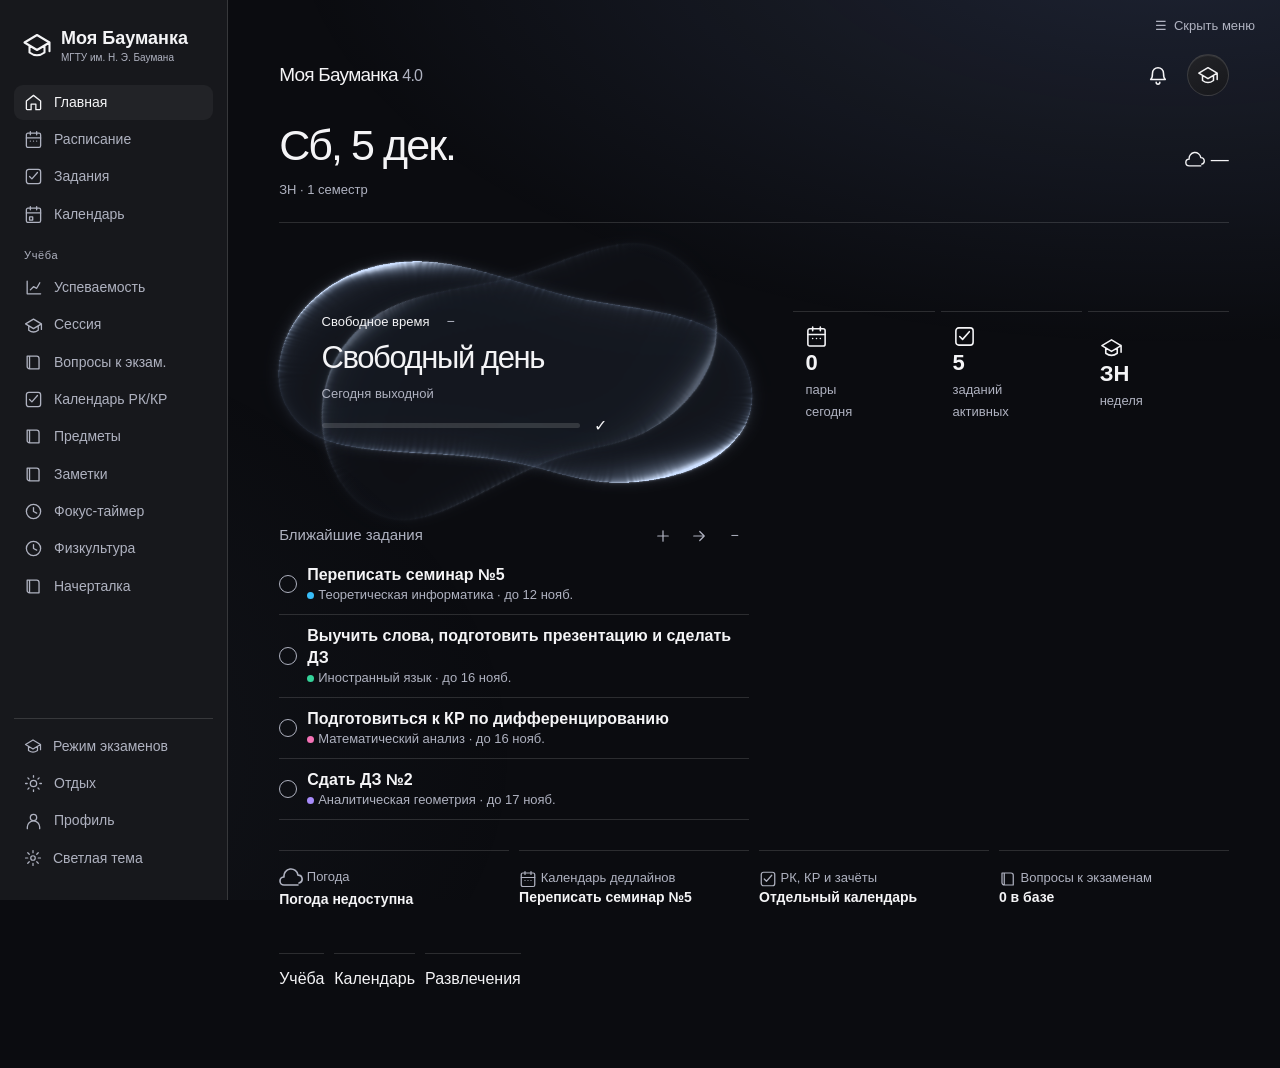
<file: index.html>
<!doctype html><html lang="ru"><head><meta charset="utf-8"><meta name="viewport" content="width=device-width,initial-scale=1,viewport-fit=cover"><meta name="theme-color" content="#0b0c10"><meta name="apple-mobile-web-app-capable" content="yes"><meta name="apple-mobile-web-app-status-bar-style" content="black-translucent"><title>Моя Бауманка · 4.0 · Liquid Glass</title><link rel="manifest" href="manifest.webmanifest"><link rel="stylesheet" href="styles.css?v=4030"><link rel="stylesheet" href="features.css?v=4030"></head><body><div id="app"></div><script src="seed.js?v=4030"></script><script src="horoscope.js?v=4030"></script><script src="app.js?v=4030" defer></script></body></html>
</file>
<file: styles.css>
/* Palette and shared controls */
:root{font-family:-apple-system,BlinkMacSystemFont,"Segoe UI",Arial,sans-serif;color-scheme:dark;--bg:#0b0c10;--text:#f4f4f6;--muted:#afb2c0;--accent:#91afff;--lens:#a7c6ff;--space:14px;--surface:color-mix(in srgb,var(--bg),var(--text) 5%);--raised:color-mix(in srgb,var(--bg),var(--text) 10%);--line:color-mix(in srgb,var(--text) 14%,transparent);--blue:var(--accent);--glass:var(--surface);--card:var(--surface);--rb-text:var(--text);--rb-muted:var(--muted);--rb-line:var(--line);--rb-accent:var(--accent);--rb-card:var(--surface)}
:root[data-theme=light],:root[data-theme=sand]{color-scheme:light;--text:#191c24;--muted:#566175;--bg:#f4f5f8;--accent:#375aaa;--lens:#475f90}
:root[data-theme=sand]{--bg:#f2ecdf;--accent:#876136}
:root[data-theme=alt]{--bg:#1b1024;--accent:#dbafff}
:root[data-theme=ocean]{--bg:#091b30;--accent:#8dd7ff}
:root[data-theme=rose]{--bg:#24131e;--accent:#ffa8c9}
:root[data-theme=forest]{--bg:#0b2119;--accent:#9ed4ac}
:root[data-theme=ember]{--bg:#281510;--accent:#f8aa87}
:root[data-theme=mono]{--bg:#111;--accent:#d3d5d8}
:root[data-theme=gta6]{--bg:#221732;--accent:#faa4d2}
:root[data-theme=winter]{--bg:#0d1824;--accent:#acd9ff}
:root[data-theme=spring]{--bg:#0c1d18;--accent:#b0dfb6}
:root[data-theme=summer]{--bg:#14212e;--accent:#ffce79}
:root[data-theme=autumn]{--bg:#211813;--accent:#efae79}
:root[data-theme=custom]{--bg:#10191c;--accent:var(--custom-accent);--surface:color-mix(in srgb,#283238 var(--custom-opacity),transparent)}
[data-theme=custom][data-backdrop=true] body{background-image:var(--custom-wallpaper);background-size:cover;background-attachment:fixed}
[data-density=large]{--space:20px}[data-density=normal]{--space:16px}
*{box-sizing:border-box}html,body{margin:0;min-height:100%;background:var(--bg);color:var(--text)}body{line-height:1.38;overflow-wrap:break-word}
button,input,select,textarea{font:inherit;color:inherit}button{cursor:pointer;border:0;background:none;padding:0;text-align:inherit;-webkit-tap-highlight-color:transparent}button:active{scale:.98}a{color:var(--accent)}
:focus-visible{outline:2px solid var(--accent);outline-offset:3px}
[hidden]{display:none!important}h1,h2,h3,h4,p{margin:0}h2{font-size:25px;font-weight:540;letter-spacing:-.045em}h3{font-size:17px;font-weight:550}h4,strong{font-weight:550}small,.sub,.muted,.small,.native-empty,.v2-empty{color:var(--muted)}.small,small,.sub{font-size:13px}.icon{width:22px;height:22px;stroke:currentColor;fill:none;stroke-width:1.65;stroke-linecap:round;stroke-linejoin:round;vertical-align:middle}
.shell{width:min(100%,760px);margin:auto;padding:28px clamp(18px,5.5vw,36px) calc(104px + env(safe-area-inset-bottom));min-width:0}
.page,.page>*{min-width:0}.mast-actions,.row-actions,.native-head-actions,.bm34-segments{display:flex;align-items:center;gap:8px;flex-wrap:wrap}
.icon-btn,.native-profile,.native-head-actions button,.native-card-head>button,.context-back,.btn,.v2-outline,.v2-today,.bm34-segments button,.bento-drag-handle button{border-radius:99px;background:var(--raised);padding:8px 14px;border:1px solid var(--line);font-size:13px}
.icon-btn,.native-profile{width:42px;height:42px;display:grid;place-items:center;padding:0;background:linear-gradient(155deg,var(--raised),var(--surface));box-shadow:inset 0 1px 0 #ffffff15}
.native-profile img,.profile-photo{width:100%;height:100%;object-fit:cover;border-radius:50%}.profile-photo{width:64px;height:64px}
.native-back-row{margin-bottom:16px}.btn.primary{background:var(--text);color:var(--bg)}.btn.danger{color:#ee858e}
.section-head,.between,.field,.native-card-head,.v2-page-heading,.bm-season-box,.list-row,.subject>button,.v2-schedule-head,.native-live-main{display:flex;align-items:center;justify-content:space-between;gap:12px}
.section-head{margin:24px 0 8px}.section-head h2{font-size:18px}.panel,.subject-detail-section{padding:var(--space) 0;border-bottom:1px solid var(--line);min-width:0}
.list,.form-grid,.task-filters,.v2-study-body,.custom-controls{display:grid;gap:12px}.form-grid,.task-filters{grid-template-columns:repeat(2,minmax(0,1fr))}.wide{grid-column:1/-1}.form-grid label,.task-filters label{display:grid;gap:5px;color:var(--muted);font-size:13px;min-width:0}
input:not([type=checkbox],[type=color],[type=range],[type=file]),textarea,select{display:block;width:100%;min-width:0;max-width:100%;border:1px solid var(--line);border-radius:10px;background:var(--surface);padding:10px;color:var(--text);font-size:16px}
textarea{resize:vertical}input{accent-color:var(--accent)}.field,.list-row,.subject-detail-row{padding:12px 0;border-bottom:1px solid var(--line)}.list-row .body{flex:1}.subject>button{width:100%}.field input{max-width:100px}.pill,.count,.sched-end-badge{font-size:12px;color:var(--muted);font-weight:400}.pill,.count{padding:2px 6px;background:var(--raised);border-radius:99px}
.metrics,.subject-stat-grid,.native-stats{display:flex;gap:6px}.metric,.subject-stat,.ld-stat{flex:1;min-width:0;padding:12px}.metric strong,.subject-stat strong{display:block;font-size:23px}.row-actions{margin-block:8px}.kicker,.weeklabel,.bm-nav-label{font-size:11px;letter-spacing:.06em;color:var(--muted)}.empty,.v2-empty,.native-empty{padding:18px 0}
.native-dashboard{display:flex;flex-direction:column;gap:20px}.native-mast{display:grid;grid-template-columns:1fr auto;align-items:center;gap:25px 8px}.mast-brand{font-size:19px;letter-spacing:-.04em}.mast-brand small{font-size:16px}.native-mast .mast-actions{justify-self:end}.mast-actions [aria-pressed=false]{background:none;border-color:transparent;box-shadow:none}.date-block h2{font-size:clamp(29px,7.8vw,43px);font-weight:440;line-height:1.2;margin-bottom:6px}.date-block h2::first-letter{text-transform:uppercase}.date-block button,.date-block>span{font-size:13px;color:var(--muted)}.mast-weather{display:flex;align-items:center;justify-content:flex-end;gap:6px;font-size:18px}
.native-live{position:relative;isolation:isolate;display:flex;flex-direction:column;justify-content:center;min-height:clamp(225px,58vw,315px);padding:30px 12%;margin:0 -3%;gap:7px}
.native-live:before,.native-live:after{content:"";position:absolute;inset:-6% -2%;background:url(lens.png) center/100% 100% no-repeat;pointer-events:none;z-index:-1}
.native-live:before{transform:rotate(-31deg) scale(.87,1.08);opacity:.38;animation:drift-rear 8s ease-in-out infinite alternate}.native-live:after{animation:float-lens 5.5s ease-in-out infinite alternate}
@keyframes float-lens{from{transform:translate3d(-3px,-7px,0) rotate(-4deg) scale(.985,1.02)}to{transform:translate3d(4px,7px,0) rotate(4deg) scale(1.025,.98)}}
.native-live-title,.native-subject p{font-size:13px}.native-subject{align-self:start;max-width:100%}.native-subject h3{font-size:clamp(21px,5.7vw,31px);line-height:1.12;letter-spacing:-.045em;font-weight:480;text-wrap:balance;overflow-wrap:anywhere}.native-subject p{margin-top:9px;color:var(--muted)}.orb-bottom{display:flex;align-items:center;gap:14px;margin-top:5px}.orb-bottom strong{font-size:16px;white-space:nowrap}.native-progress{height:5px;border-radius:8px;background:var(--line);width:67%;overflow:hidden}.native-progress i{display:block;height:100%;background:var(--text);border-radius:inherit}.orb-due{font-size:11px;color:var(--muted)}.native-live-title .bm34-fold{margin-left:12px}
.native-card-head{margin-bottom:6px;justify-content:flex-start;color:var(--muted)}.native-card-head h3{font-weight:450;font-size:15px;flex:1}.native-card-head button,.native-head-actions button,.bm34-fold{background:none;border:0;padding:3px 5px;color:var(--muted);font-size:14px}.native-schedule-row{display:grid;position:relative;width:100%;gap:3px;padding:12px 24px 12px 33px}.native-schedule-row:before,.v2-timeline-marker i{content:"";border:1px solid var(--muted);border-radius:50%;width:10px;height:10px;background:var(--bg);position:absolute;left:4px;top:22px}.native-schedule-row:after{content:"›";position:absolute;right:5px;top:12px;color:var(--muted);font-size:22px}.native-schedule-row+.native-schedule-row{border-top:1px solid var(--line)}.native-schedule-list{position:relative}.native-schedule-list:before{content:"";position:absolute;left:9px;top:26px;bottom:32px;border-left:1px solid var(--line)}
.native-task-row{display:flex;align-items:center;gap:10px;border-bottom:1px solid var(--line);padding:10px 0}.native-task-open{flex:1}.native-task-open small,.native-extra strong,.native-timer small{display:block}.native-checkbox,.v2-check{width:18px;height:18px;border:1px solid var(--muted);border-radius:50%;flex:none}.ld-stat{border-top:1px solid var(--line);text-align:left}.ld-stat strong{display:block;font-size:22px}.ld-stat span,.native-extra span{font-size:13px;color:var(--muted)}.native-extras,.native-links{display:grid;grid-template-columns:1fr 1fr;gap:10px}.native-extra,.native-links button,.fun-profile-link{padding:14px 0;border-top:1px solid var(--line)}.native-extra strong{font-size:14px}.native-links{display:flex;flex-wrap:wrap}.bento-drag-handle{display:flex;gap:6px;align-items:center;touch-action:none;cursor:grab;padding:8px;background:var(--surface);font-size:13px}.bento-drop-target{outline:2px dashed var(--accent)}.bm34-collapsed>:not(.native-card-head,.native-live-title){display:none}.native-live.bm34-collapsed{min-height:80px}.bm34-wide{grid-column:1/-1}
.v2-page-heading{margin-bottom:20px}.v2-page-heading h2{font-size:27px;font-weight:500}.schedule-mode,.v2-segments{display:flex;gap:8px;margin-bottom:22px}.schedule-mode{gap:0;background:var(--surface);border-radius:99px;border:1px solid var(--line)}.schedule-mode button,.v2-segments button{flex:1;text-align:center;padding:8px 5px;border:1px solid transparent;border-radius:99px;font-size:13px;color:var(--muted)}.v2-segments button{background:var(--surface);border-color:var(--line);white-space:nowrap}.schedule-mode .selected,.v2-segments .selected,.v2-day.is-current,.v2-study-menu .selected{background:linear-gradient(135deg,var(--raised),var(--surface));border-color:color-mix(in srgb,var(--text) 42%,transparent);color:var(--text);box-shadow:inset 0 1px 3px #ffffff18}
.v2-weekbar{display:grid;grid-template-columns:1fr;align-items:center}.v2-days{display:grid;grid-template-columns:repeat(7,minmax(0,1fr));gap:3px}.v2-day{text-align:center;border-radius:16px;border:1px solid transparent;padding:6px 0;display:grid;gap:2px}.v2-day span{text-transform:uppercase;font-size:11px;color:var(--muted)}.v2-day strong{font-size:18px;font-weight:450}.week-range{display:flex;align-items:center;justify-content:space-between;gap:12px;margin:-8px 0 6px;color:var(--muted);font-size:14px}.v2-week-arrow{display:grid;place-items:center;width:44px;height:40px;border-radius:12px}.v2-week-arrow:first-child svg{rotate:180deg}
.v2-timeline{position:relative;margin:17px 0 12px}.v2-lesson{display:grid;grid-template-columns:32px minmax(0,1fr);position:relative}.v2-timeline-marker{position:relative}.v2-timeline-marker:before{content:"";position:absolute;left:9px;top:0;bottom:0;border-left:1px solid var(--line)}.v2-lesson:first-child .v2-timeline-marker:before{top:50%}.v2-lesson:last-of-type .v2-timeline-marker:before{bottom:50%}.v2-timeline-marker i{top:calc(50% - 6px);height:13px;width:13px;left:3px}.is-live .v2-timeline-marker i{background:var(--accent);border-color:var(--accent);box-shadow:0 0 14px color-mix(in srgb,var(--accent) 55%,transparent)}.is-past .v2-lesson-info{color:var(--muted)}.v2-time,.subject-chevron{display:none}.v2-lesson-info{padding:var(--space) 0;border-bottom:1px solid var(--line)}.v2-lesson-top,.v2-lesson-info p{color:var(--muted);font-size:13px}.v2-lesson-info h4{font-size:17px;letter-spacing:-.025em;font-weight:480;margin:2px 0}.v2-lesson-top b{color:var(--accent);margin-left:8px;font-weight:500}.v2-lesson-delete{color:var(--muted);float:right;font-size:12px}.live-clock-line{position:absolute;left:0;pointer-events:none}.live-clock-time{position:absolute;transform:translateY(-50%);font-size:9px;background:var(--bg);color:var(--accent)}.v2-schedule-head,.v2-footer-actions{color:var(--muted);font-size:12px;margin:15px 0}.v2-footer-actions{display:flex;align-items:center;flex-wrap:wrap;gap:8px}.v2-schedule-head h3{font-size:14px}
.v2-task-row{display:grid;grid-template-columns:1fr 25px;align-items:center;gap:5px 10px;padding:var(--space) 0 var(--space) 21px;position:relative;border-bottom:1px solid var(--line);touch-action:pan-y}.v2-task-row:before{content:"";position:absolute;left:1px;top:var(--space);bottom:var(--space);width:4px;border-radius:2px;background:var(--task-color)}.v2-check{grid-column:2;grid-row:1;align-self:end;justify-self:end;color:var(--task-color)}.v2-check:after{content:"";position:absolute;width:34px;height:32px;right:-5px;bottom:5px}.v2-check svg{width:14px;height:14px}.v2-task-copy{grid-area:1 / 1 / 2 / 3;pointer-events:none}.v2-task-copy button{pointer-events:auto}.lg4-task-meta{display:flex;justify-content:space-between;gap:8px;font-size:15px}.lg4-task-meta time{font-size:12px;white-space:nowrap;color:var(--muted)}.task-title{display:block;width:calc(100% - 32px);font-size:15px;margin-top:3px}.v2-task-row:has(.is-done) .task-title{color:var(--muted);text-decoration:line-through}.task-filters{margin-bottom:12px}.task-thumbs{display:flex;gap:5px;flex-wrap:wrap;margin-top:6px}.task-thumbs img{width:50px;height:50px;object-fit:cover;border-radius:7px}.task-thumb-edit{position:relative}.task-thumb-edit button{position:absolute;right:0;top:0;background:var(--bg);border-radius:50%;padding:0 5px}.photo-lightbox-img{max-width:100%;max-height:70vh;object-fit:contain}
/* Floating controls are siblings of the scrolling document content. */
#nova-nav{position:fixed;z-index:20;bottom:max(5px,calc(env(safe-area-inset-bottom) - 8px));left:0;right:0;margin:auto;width:min(92%,405px);transition:transform .34s cubic-bezier(.22,.8,.25,1),opacity .25s ease}
.nav{display:grid;grid-template-columns:repeat(5,1fr);position:relative;border-radius:99px;border:1px solid color-mix(in srgb,var(--text) 36%,transparent);padding:7px 5px;background:linear-gradient(152deg,#ffffff10,transparent 46%,#c3d6ff0b),color-mix(in srgb,var(--surface) 79%,transparent);box-shadow:inset 0 1px 2px #ffffff26,inset 0 -1px 3px #aacaff27,0 6px 25px #0003;backdrop-filter:blur(16px);-webkit-backdrop-filter:blur(16px);touch-action:none}
.nav button{height:48px;display:grid;place-items:center;color:var(--muted);z-index:1;touch-action:none;border-radius:99px}.nav button.active,.nav button.drag-hover{color:var(--text)}.nav .icon{width:23px;height:23px;transition:transform .18s}.nav button.active .icon{stroke-width:2.15}.nav button.drag-hover .icon{transform:scale(1.14)}
.nav-indicator{position:absolute;left:8px;top:7px;bottom:7px;width:calc((100% - 10px)/5 - 6px);border-radius:99px;border:1px solid color-mix(in srgb,var(--text) 43%,transparent);background:linear-gradient(140deg,#dce7ff36,#d2ddfe09 60%,#b0c4ec1b);box-shadow:inset 0 1px 5px #eaf4ff45,inset 0 -2px 6px #8db7ff20;pointer-events:none;transition:transform .38s cubic-bezier(.22,1.12,.36,1),scale .22s cubic-bezier(.22,.8,.25,1)}
.nav-dragging .nav-indicator{transition:scale .16s ease;scale:1.055 .96}.nav-hidden #nova-nav{transform:translateY(calc(100% + 28px + env(safe-area-inset-bottom)));opacity:0;pointer-events:none}.bm341-modal-open #nova-nav,body:has(dialog[open]) #nova-nav{visibility:hidden}.bm341-modal-open{overflow:hidden}
.bm34-tools,#bm-desktop,#bento-sidebar-toggle{display:none}
.sheet-backdrop{position:fixed;z-index:40;top:var(--bm341-top,0px);left:0;right:0;height:var(--bm341-vh,100dvh);display:grid;place-items:center;background:#0008;padding:12px}.sheet,#bm34-search{width:min(100%,540px);max-height:100%;overflow:auto;overscroll-behavior:contain;background:var(--surface);color:var(--text);border:1px solid var(--line);border-radius:21px;padding:18px;box-shadow:0 20px 70px #0005}.sheet h2{margin-bottom:12px;font-size:22px}.sheet .row-actions.wide{position:sticky;bottom:-18px;background:var(--surface);padding:9px 0}.sheet button[type=submit]{min-height:42px;flex:1;text-align:center}.sheet input[type=date]{appearance:none}.sheet .wide .between{flex-wrap:wrap}
.toast,#bm34-undo{position:fixed;z-index:60;bottom:calc(env(safe-area-inset-bottom) + 88px);left:50%;transform:translateX(-50%);width:max-content;max-width:90%;padding:10px 18px;background:var(--raised);color:var(--text);border:1px solid var(--line);border-radius:16px;font-size:14px}
#bm34-search{max-height:75dvh;width:min(92vw,560px)}#bm34-search::backdrop{background:#0008}.bm34-results{display:grid}.bm34-results button{padding:10px;border-bottom:1px solid var(--line)}#bm34-search form{text-align:right;margin-bottom:6px}
.v2-study-menu,.theme-grid{display:grid;grid-template-columns:repeat(auto-fit,minmax(98px,1fr));gap:6px}.v2-study-menu button,.theme-choice,.bm-season-box{border:1px solid var(--line);border-radius:12px;padding:10px}.v2-study-menu button{display:flex;align-items:center;gap:5px;font-size:13px}.v2-study-label,.v2-study .v2-overline,.v2-study .v2-page-heading p{display:none}
.theme-choice>*{display:block}.theme-choice.selected{border-color:var(--accent)}.theme-swatch{color:var(--accent)}.bm-season-box small,.subject-detail-row small{display:block}.bm-season-box{border:0;padding:10px 0;gap:12px}.bm-switch{background:var(--raised);width:46px;height:27px;flex:none;border-radius:20px;padding:3px}.bm-switch i{display:block;width:21px;height:21px;background:var(--muted);border-radius:50%;transition:transform .2s}.bm-switch.is-on{background:var(--accent)}.bm-switch.is-on i{background:var(--bg);transform:translateX(19px)}.bm34-settings label,.custom-controls label{display:flex;justify-content:space-between;align-items:center;margin:12px 0}.theme-grid,.custom-controls,.bm34-segments{margin:12px 0}.bm34-segments [aria-pressed=true]{border-color:var(--accent)}
.fun-profile-link,.subject-detail-title,.subject-detail-row,.subject-detail-section>header{display:flex;align-items:center;gap:10px;width:100%}.fun-profile-link span,.subject-detail-row small{color:var(--muted);font-size:13px}.fun-profile-link span,.subject-book-actions{margin-left:auto}.sub-dot,.sub-dot-sm,.sub-dot-lg{display:inline-block;width:7px;height:7px;border-radius:50%;margin-right:4px}.subject-detail-hero{display:grid;gap:14px}.calendar{display:grid;grid-template-columns:repeat(7,minmax(0,1fr));gap:4px;text-align:center;margin:12px 0}.day{border-radius:10px;min-height:42px;text-align:center}.day.selected,.day.active,.day.sel{background:var(--raised)}.day i{display:inline-block;background:var(--accent);width:5px;height:5px;border-radius:50%}.subject-stat-grid{border-bottom:1px solid var(--line)}.focus-clock{font-size:38px;font-variant-numeric:tabular-nums}.note-body{white-space:pre-wrap}.subject-detail-row>div{min-width:0}.subject-book-actions{display:flex;gap:8px}.subject-book-actions button{padding:6px}
@keyframes enter{from{opacity:.4;transform:translateY(6px)}to{opacity:1;transform:none}}
.page-enter>.page,.sheet,.v2-timeline,.v2-study-body{animation:enter .19s ease-out}.bento-dragging{opacity:.65}
@media(max-width:500px){#note-editor{grid-template-columns:minmax(0,1fr)}.sheet .form-grid{gap:10px}.sheet .form-grid>label:first-child:has(input[name=title]){grid-column:1/-1}.sheet .form-grid>label:has(select[name=sub]){grid-column:1/-1}}
@media(min-width:800px){.shell{padding-top:38px}.v2-week-arrow{display:grid;place-items:center}.v2-day{padding:9px}.v2-study-menu{grid-template-columns:repeat(4,1fr)}}
@media(min-width:960px){
 #nova-nav{display:none}#app{--rail:228px;padding-left:var(--rail)}.bm34-sidebar #app{--rail:0px}.bm34-sidebar #bm-desktop{display:none}.bm34-sidebar .shell,.bm34-sidebar .shell .v2-screen,.bm34-sidebar .shell .bm342-settings,.bm34-sidebar .shell .fun-page{width:100%;max-width:none}
 #bm-desktop{display:flex;flex-direction:column;position:fixed;inset:0 auto 0 0;width:var(--rail);overflow-y:auto;scrollbar-width:thin;padding:24px 14px;background:var(--surface);border-right:1px solid var(--line);z-index:4}
 .bm-brand{display:flex;align-items:center;gap:9px;padding:2px 8px 20px}.bm-brand strong,.bm-brand small{display:block}.bm-brand strong{font-size:18px}.bm-brand small{font-size:10px}.bm-nav-group,.bm-nav-footer{display:grid;gap:2px}.bm-nav-label{padding:16px 10px 7px}.bm-nav-footer{margin-top:auto;border-top:1px solid var(--line);padding-top:10px}
 #bm-desktop button{display:flex;align-items:center;gap:11px;width:100%;padding:8px 10px;border-radius:9px;color:var(--muted);font-size:14px}#bm-desktop button.selected{background:var(--raised);color:var(--text)}
 .bm34-sidebar #bm-desktop :is(.bm-brand div,.bm-nav-label,button span){display:none}.bm34-sidebar .bm-nav-group{margin-bottom:10px}.bm34-tools{display:block;position:absolute;right:20px;top:12px}.bm34-desktop-toggle{color:var(--muted);padding:5px}
 .shell{position:relative;width:min(100%,1100px);padding:54px clamp(30px,4vw,68px) 64px}.native-dashboard{display:grid;grid-template-columns:1.08fr 1fr;gap:30px 44px;align-items:start}.native-mast,.native-links{grid-column:1/-1}.native-mast{border-bottom:1px solid var(--line);padding-bottom:22px;gap:24px}.native-live{min-height:260px;margin:-10px -3%}.native-schedule{align-self:center}.native-stats{align-self:center}.native-extras{grid-column:1/-1;grid-template-columns:repeat(4,minmax(0,1fr))}.v2-screen:not(.v2-study){max-width:800px;margin:auto}.v2-lesson-info h4{font-size:19px}.v2-lesson-info{padding-block:17px}.v2-task-row{padding-block:19px}.v2-task-copy .task-title{font-size:17px}.lg4-task-meta{font-size:16px}.schedule-mode,.v2-segments{max-width:460px}.v2-schedule .v2-weekbar{border-bottom:1px solid var(--line);padding-bottom:14px}.bm342-settings{max-width:800px;margin:auto}.sheet{padding:24px}
}
@media(hover:hover) and (pointer:fine){button:hover{color:var(--accent)}#bm-desktop button:hover,.v2-day:hover,.native-schedule-row:hover{background:var(--raised)}}
@media(prefers-reduced-motion:reduce){*,*:before,*:after{animation:none!important;transition:none!important;scroll-behavior:auto!important}}
@media(update:slow){.native-live:after{animation:none}.nav{backdrop-filter:none;-webkit-backdrop-filter:none;background:var(--surface)}}
.shell{transition:transform .18s ease-out}.shell.edge-tracking{transition:none}
.day.has{position:relative}.day.has:after{content:"";position:absolute;bottom:4px;left:calc(50% - 2px);width:4px;height:4px;border-radius:50%;background:var(--accent)}.day.has-ctrl:after{background:#ec91a4}.list-row .body small{display:block}.v2-task-row .v2-check{z-index:1}.subject>.between{flex-wrap:wrap}.theme-choice small{font-size:11px}.bm34-fold{min-width:24px}
@media(max-width:959px){.native-dashboard{overflow-x:clip;padding-inline:4px;margin-inline:-4px}.native-live{min-height:clamp(240px,73vw,350px);margin-inline:-2%}.native-subject h3{max-width:13em;font-size:clamp(22px,6.3vw,32px)}}

@keyframes drift-rear{to{transform:translate3d(-5px,5px,0) rotate(-19deg) scale(.94,1.025)}}
@media(update:slow){.native-live:before{animation:none}}
:root{--haze:var(--accent);--reflection:#778aa5}
[data-theme=rose],[data-theme=gta6],[data-theme=alt]{--reflection:#a896ff}
[data-theme=forest],[data-theme=spring],[data-theme=ocean]{--reflection:#62afb4}
[data-theme=sand],[data-theme=summer],[data-theme=autumn],[data-theme=ember]{--reflection:#db9a66}
[data-backdrop=true] body::before{content:"";pointer-events:none;position:fixed;inset:0;background:radial-gradient(ellipse 85% 58% at 92% -9%,color-mix(in srgb,var(--haze) 15%,transparent),transparent 82%),radial-gradient(ellipse 76% 66% at -20% 84%,color-mix(in srgb,var(--reflection) 10%,transparent),transparent 80%);}
#app{position:relative}
.study-groups{display:grid;gap:24px}.study-groups h3{color:var(--muted);font-size:14px;font-weight:500;margin:0 0 5px}
.study-groups .v2-study-menu{display:flex;flex-direction:column;gap:0}
.study-groups .v2-study-menu button{width:100%;border:0;border-bottom:1px solid var(--line);border-radius:0;padding:13px 2px;gap:12px;font-size:16px}
.study-groups button .icon{color:var(--accent)}.study-groups button span:last-child{margin-left:auto;color:var(--muted)}
.study-detail>.context-back{margin-bottom:10px}.study-detail .section-head:first-child{margin-top:10px}
@media(min-width:960px){.study-groups{grid-template-columns:repeat(3,minmax(0,1fr));gap:24px}.bm34-desktop-toggle{font-size:13px}}
@media(max-width:959px){
 html,body{width:100%;height:100%;min-height:0;overflow:hidden;overscroll-behavior-x:none}
 #app{position:fixed;inset:0;overflow:hidden}
 #page-scroll{position:absolute;inset:env(safe-area-inset-top,0px) 0 0;overflow-y:auto;overflow-x:hidden;overscroll-behavior:contain;scrollbar-width:none}
 .shell{padding-top:26px;padding-left:max(env(safe-area-inset-left),clamp(18px,5.5vw,36px));padding-right:max(env(safe-area-inset-right),clamp(18px,5.5vw,36px))}
 .bm341-modal-open #page-scroll{overflow:hidden}
 .nav{height:64px}.nav button{min-width:0}
}
</file>
<file: features.css>
/* NOVA After Hours */
.fun-page{max-width:1000px;margin:auto}.fun-intro{margin-bottom:20px}.fun-intro h2{font-size:clamp(25px,5vw,38px);letter-spacing:-1px;margin:10px 0}.fun-intro p{font-size:13px;color:var(--muted)}.fun-grid{display:grid;grid-template-columns:repeat(2,minmax(0,1fr));gap:16px;align-items:start}.fun-grid .panel{min-height:475px}.fun-grid h2{font-size:22px;margin:8px 0 14px}.hamster-panel{text-align:center;background:radial-gradient(ellipse at 50% 35%,#458ddd25,transparent 70%),var(--surface)}.hamster-panel>.between{text-align:left}.hamster-panel>.sub{text-align:left}.hamster-button{position:relative;display:grid;place-items:center;margin:30px auto 20px;width:194px;height:194px;border-radius:50%;border:1px solid #9ac4ff85;background:radial-gradient(circle at 35% 20%,#d7ecff,#5f9ed8 58%,#235d9a);box-shadow:0 18px 40px #0005,inset 0 5px 12px #fff7;touch-action:manipulation;transition:transform .14s ease}.hamster-button:active{transform:scale(.9)}.hamster-button.bop{animation:hamster-bop .24s cubic-bezier(.2,1.5,.5,1)}@keyframes hamster-bop{50%{transform:scale(.91) rotate(-4deg)}}.hamster-face{position:relative;display:block;width:136px;height:126px;border-radius:49% 49% 44% 44%;background:radial-gradient(circle at 50% 63%,#ffe8c3 0 42%,#c57c4c 75%);border:3px solid #8e4c32;box-shadow:inset 0 8px 14px #fff5,0 5px 10px #0002}.hamster-ear{position:absolute;width:43px;height:45px;top:-20px;border:7px solid #a96945;border-radius:50%;background:#f2b8a6;z-index:-1}.hamster-ear.left{left:5px}.hamster-ear.right{right:5px}.hamster-eye{position:absolute;top:43px;width:12px;height:16px;border-radius:50%;background:#2a1d20;box-shadow:2px -3px 0 -1px #fff}.hamster-eye.left{left:34px}.hamster-eye.right{right:34px}.hamster-nose{position:absolute;left:50%;top:68px;transform:translateX(-50%);background:#bd6573;width:13px;height:10px;border-radius:60% 60% 80% 80%;z-index:2}.hamster-cheek{position:absolute;top:70px;width:35px;height:27px;border-radius:50%;background:#f6c1a3}.hamster-cheek.left{left:11px}.hamster-cheek.right{right:11px}.hamster-mouth{position:absolute;top:76px;left:50%;transform:translateX(-50%);color:#7d4c40;font-size:28px;line-height:1}.hamster-score-label{font-size:10px;letter-spacing:2px;color:var(--muted);font-weight:800}.hamster-score{font-size:40px;font-weight:800;letter-spacing:-1px;margin:4px 0 12px;font-variant-numeric:tabular-nums}.fun-select-label{display:grid;gap:8px;font-size:12px;color:var(--muted);margin:20px 0}.fun-select-label select{width:100%;font-size:14px}.zodiac-orbit{position:relative;margin:12px auto 20px;display:flex;flex-direction:column;justify-content:center;align-items:center;width:170px;height:170px;border:1px solid #82adff55;border-radius:50%;background:radial-gradient(circle,#2d6aa55a,#13253b11 65%,transparent);box-shadow:0 0 0 12px #70a7ff0a,inset 0 0 40px #72b5ff23}.zodiac-orbit:before{content:"";position:absolute;inset:13px;border:1px dashed #87b9ff50;border-radius:50%;animation:zodiac-spin 40s linear infinite}.zodiac-star{font-size:35px;color:#8ac4ff}.zodiac-name{font-size:22px;font-weight:800;margin-top:4px}.zodiac-date{font-size:11px;color:var(--muted);margin-top:6px}.horoscope-message{background:var(--raised);border:1px solid var(--line);border-radius:15px;padding:17px;line-height:1.7;font-size:14px;font-weight:600;margin-bottom:14px}@keyframes zodiac-spin{to{transform:rotate(360deg)}}.fun-profile-link{display:flex;align-items:center;gap:12px;width:100%;padding:14px 16px;margin-bottom:14px;border:1px solid var(--line);border-radius:16px;background:var(--surface);color:var(--text);font-size:14px;font-weight:800}.fun-profile-link svg{color:var(--accent)}.fun-profile-link span{margin-left:auto;color:var(--muted);font-size:11px;font-weight:500}@media(max-width:700px){.fun-grid{grid-template-columns:1fr}.fun-grid .panel{min-height:0}.fun-page .hamster-panel{padding-bottom:25px}}@media(prefers-reduced-motion:reduce){.zodiac-orbit:before,.hamster-button.bop{animation:none!important}}

/* After Hours: chaotic horoscope */
.fun-chaos{margin:16px 0 12px;padding:13px;border-radius:15px;background:rgba(126,91,205,.11);border:1px solid rgba(172,144,255,.26)}
.fun-chaos .between{gap:10px;font-size:10px;letter-spacing:.7px;font-weight:800;color:var(--muted,#b6c5db)}
.fun-chaos strong{font-size:18px;color:#d1a8ff}.fun-chaos-track{height:8px;margin-top:11px;border-radius:99px;background:rgba(145,126,175,.24);overflow:hidden}
.fun-chaos-track i{display:block;height:100%;border-radius:99px;background:linear-gradient(90deg,#7d8eff,#c76df7,#ff8b8b);animation:funfill .65s cubic-bezier(.2,.8,.2,1) both}
.fun-advice{margin:12px 0 16px;padding:13px 15px;border-left:3px solid #a77bf7;border-radius:8px 14px 14px 8px;background:rgba(141,108,212,.12);line-height:1.5;font-size:13px}
.horoscope-message{line-height:1.6;font-size:15px}
@keyframes funfill{from{transform:scaleX(.1);transform-origin:left}to{transform:scaleX(1);transform-origin:left}}
@media(prefers-reduced-motion:reduce){.fun-chaos-track i{animation:none}}
.hamster-wardrobe{margin-top:26px;text-align:left;border-top:1px solid var(--line);padding-top:20px}.hamster-wardrobe h3{margin:0;font-size:18px}.hamster-wardrobe>.sub{margin:10px 0 14px}.hamster-skins{display:grid;grid-template-columns:repeat(3,minmax(0,1fr));gap:10px}.hamster-skin-card{min-width:0;display:flex;flex-direction:column;gap:7px;align-items:center;text-align:center;padding:10px 6px;background:var(--raised);border:1px solid var(--line);border-radius:22px}.hamster-skin-card.equipped{border-color:var(--accent);box-shadow:0 0 0 1px var(--accent)}.hamster-skin-card strong{font-size:12px}.hamster-skin-card small{font-size:10px;color:var(--muted)}.hamster-skin-card .btn{font-size:11px;padding:8px 9px;width:100%;justify-content:center}.hamster-skin-card .btn:disabled{opacity:.6;cursor:default}.hamster-skin-preview{width:100%;aspect-ratio:1;border-radius:17px;overflow:hidden;display:grid;place-items:center;background:var(--surface);font-size:38px}.hamster-skin-preview img{width:100%;height:100%;object-fit:cover}.hamster-real-photo{width:158px;height:158px;object-fit:cover;border-radius:50%;border:4px solid #eaf4ff;box-shadow:0 6px 18px #0005;pointer-events:none;user-select:none}.hamster-button:has(.hamster-real-photo){overflow:hidden}.hamster-button:has(.hamster-real-photo) .hamster-real-photo{width:100%;height:100%;border:0}@media(max-width:380px){.hamster-skins{grid-template-columns:repeat(2,minmax(0,1fr))}}
/* v20.3 Nachert resource integration */
.v2-study-menu{grid-template-columns:repeat(2,minmax(0,1fr))}
.nachert-page{max-width:1200px;margin:0 auto;padding-bottom:90px}
.nachert-hero{border:1px solid var(--line);background:var(--surface);border-radius:18px;padding:clamp(20px,4vw,38px);margin:12px 0 16px}
.nachert-hero h2{font-size:clamp(32px,6vw,64px);line-height:1.05;margin:14px 0}.nachert-hero p{color:var(--muted,var(--text));max-width:650px;line-height:1.6}
.nachert-open{display:inline-flex;align-items:center;justify-content:center;background:var(--accent);color:var(--bg)!important;padding:14px 20px;border-radius:12px;text-decoration:none;font-weight:800;margin-top:12px;transition:transform .24s cubic-bezier(.2,1.3,.3,1)}.nachert-open:active{transform:scale(.96)}
.nachert-note{font-size:13px;line-height:1.55;color:var(--text);border-left:3px solid var(--accent);padding:8px 14px;margin:15px 0;opacity:.8}
.nachert-frame-wrap{border:1px solid var(--line);border-radius:16px;overflow:hidden;background:#fff;min-height:550px}.nachert-frame-wrap iframe{display:block;width:100%;height:min(78vh,900px);min-height:550px;border:0;background:#fff}
.nachert-footer{font-size:12px;opacity:.65;margin-top:15px}
@media(max-width:600px){.nachert-frame-wrap iframe{height:72vh;min-height:480px}.nachert-hero{padding:20px}}
@media(prefers-reduced-motion:reduce){.nachert-open{transition:none}}

/* Talking Ben official game launcher · v20.4 */
.ben-entry{width:100%;display:flex;align-items:center;gap:14px;text-align:left;padding:16px 18px;margin:0 0 18px;border:1px solid var(--line,rgba(128,128,128,.2));border-radius:20px;background:var(--card,rgba(128,128,128,.09));color:inherit;font:inherit;cursor:pointer;transition:transform .25s cubic-bezier(.2,.8,.2,1),background .25s}
.ben-entry:active{transform:scale(.975)}.ben-entry-icon{display:grid;place-items:center;width:54px;height:54px;border-radius:16px;background:#c9f46b;color:#172015;font-size:29px}.ben-entry strong,.ben-entry small{display:block}.ben-entry strong{font-size:18px}.ben-entry small{opacity:.65;margin-top:3px;font-size:12px}.ben-entry-arrow{margin-left:auto;font-size:23px;opacity:.7}
.ben-page{max-width:720px;margin:auto}.ben-hero{position:relative;overflow:hidden;border-radius:28px;background:#20291f;color:#fff;padding:30px 24px 34px;text-align:center;isolation:isolate}.ben-hero:before{content:'';position:absolute;width:360px;height:360px;border-radius:50%;background:radial-gradient(circle,#a3ca60 0%,transparent 70%);opacity:.18;left:50%;top:-130px;transform:translateX(-50%);z-index:-1}.ben-eyebrow{font-size:11px;letter-spacing:.15em;color:#bce48e;font-weight:700}.ben-orb{width:136px;height:136px;margin:26px auto 16px;border-radius:42px;display:grid;place-items:center;background:linear-gradient(140deg,#d4f590,#709a52);color:#1b3019;box-shadow:0 22px 60px #0005;animation:ben-float 4s ease-in-out infinite}.ben-orb span{font-size:73px}.ben-hero h2{font-size:clamp(35px,8vw,58px);letter-spacing:-.045em;margin:12px 0}.ben-hero p{color:#c6d0c1;max-width:380px;margin:0 auto 23px;line-height:1.5}.ben-actions{display:grid;gap:10px;max-width:360px;margin:auto}.ben-launch{display:block;padding:15px 18px;border-radius:14px;background:#d1f587;color:#1c2816!important;text-decoration:none;font-weight:750;transition:transform .22s,filter .22s}.ben-launch:active{transform:scale(.97)}.ben-launch-secondary{background:#364534;color:#fff!important;border:1px solid #64755e}.ben-info{margin-top:16px}.ben-info h3{margin:0 0 8px}.ben-info p{line-height:1.55;opacity:.8}.ben-info .btn{margin-top:12px}@keyframes ben-float{0%,100%{transform:translateY(0) rotate(-3deg)}50%{transform:translateY(-9px) rotate(3deg)}}@media(prefers-reduced-motion:reduce){.ben-orb{animation:none}}

/* 20.5 Talking Boris — independent mini-game */
.boris-page{max-width:760px;margin-inline:auto}.boris-game{background:#172b2d;color:#f9f5e9;border-radius:28px;padding:clamp(16px,4vw,30px);overflow:hidden}.boris-topline{display:flex;justify-content:space-between;gap:8px;font-size:10px;letter-spacing:.12em;font-weight:800;opacity:.7}.boris-live{color:#b0f6a6}.boris-game h2{font-size:clamp(30px,7vw,47px);line-height:1;margin:18px 0 8px;color:#fff}.boris-sub{color:#b7c9c5;margin:0}.boris-stage{height:350px;position:relative;display:flex;align-items:center;justify-content:center;margin:4px 0 8px;touch-action:manipulation}.boris-dog{width:min(100%,330px);max-height:330px;overflow:visible;filter:drop-shadow(0 12px 15px #0003)}.boris-head,.boris-phone{transform-origin:center;transition:transform .25s}.boris-eyes{transform-origin:center;animation:boris-blink 6s infinite}.boris-bubble{position:absolute;right:0;top:15px;background:#fff;color:#24312d;padding:10px 13px;border-radius:17px 17px 4px 17px;font-size:13px;font-weight:750;max-width:130px;box-shadow:0 8px 24px #0002}.boris-buttons{display:grid;grid-template-columns:repeat(2,minmax(0,1fr));gap:9px}.boris-buttons button{border:1px solid #ffffff32;border-radius:15px;background:#ffffff16;color:white;font:inherit;font-size:14px;font-weight:700;padding:14px 8px;transition:transform .22s cubic-bezier(.2,1.7,.4,1),background .2s;touch-action:manipulation}.boris-buttons button:active{transform:scale(.93);background:#ffffff33}.boris-question{display:block;margin-top:18px;font-size:12px;font-weight:700;color:#d1dfdb}.boris-question input{margin-top:7px;width:100%;background:#fff!important;color:#172b2d!important}.boris-foot{margin-top:14px;color:#a3b9b4;font-size:11px;line-height:1.5}.boris-talking .boris-head{animation:boris-talk .22s 5 alternate}.boris-talking .boris-mouth{stroke-width:8;animation:boris-mouth .25s 5 alternate}.boris-laugh .boris-dog{animation:boris-bounce .25s 4}.boris-poke .boris-head{transform:rotate(-9deg)}@keyframes boris-blink{0%,43%,47%,100%{transform:scaleY(1)}45%{transform:scaleY(.08)}}@keyframes boris-talk{to{transform:translateY(-5px) rotate(3deg)}}@keyframes boris-mouth{to{stroke-width:12}}@keyframes boris-bounce{50%{transform:translateY(-9px) rotate(2deg)}}@media(prefers-reduced-motion:reduce){.boris-page *, .boris-page *::before{animation:none!important;transition:none!important}}

/* v20.5.1: prominent exact class start/end times on home */
/* Independent viewport snow */
#bm-snow{position:fixed;inset:0;z-index:2147483646;overflow:hidden;pointer-events:none!important;user-select:none;contain:strict}
#bm-snow span{position:absolute;top:-12px;left:var(--x);width:var(--size);height:var(--size);opacity:var(--alpha);pointer-events:none;animation:bm-snow-fall var(--fall) var(--delay) linear infinite}
#bm-snow .bm-snow-crystal{background:center/contain no-repeat url("data:image/svg+xml,%3Csvg%20xmlns%3D%22http%3A%2F%2Fwww.w3.org%2F2000%2Fsvg%22%20viewBox%3D%220%200%2024%2024%22%20fill%3D%22none%22%20stroke%3D%22%23eaf4ff%22%20stroke-width%3D%222%22%20stroke-linecap%3D%22round%22%20stroke-linejoin%3D%22round%22%3E%3Cpath%20d%3D%22M12%2012V2%20M12%207L8.5%203.5%20M12%207L15.5%203.5%22%20transform%3D%22rotate%280%2012%2012%29%22%2F%3E%3Cpath%20d%3D%22M12%2012V2%20M12%207L8.5%203.5%20M12%207L15.5%203.5%22%20transform%3D%22rotate%2860%2012%2012%29%22%2F%3E%3Cpath%20d%3D%22M12%2012V2%20M12%207L8.5%203.5%20M12%207L15.5%203.5%22%20transform%3D%22rotate%28120%2012%2012%29%22%2F%3E%3Cpath%20d%3D%22M12%2012V2%20M12%207L8.5%203.5%20M12%207L15.5%203.5%22%20transform%3D%22rotate%28180%2012%2012%29%22%2F%3E%3Cpath%20d%3D%22M12%2012V2%20M12%207L8.5%203.5%20M12%207L15.5%203.5%22%20transform%3D%22rotate%28240%2012%2012%29%22%2F%3E%3Cpath%20d%3D%22M12%2012V2%20M12%207L8.5%203.5%20M12%207L15.5%203.5%22%20transform%3D%22rotate%28300%2012%2012%29%22%2F%3E%3C%2Fsvg%3E")}
#bm-snow .bm-snow-fine{background-image:url("data:image/svg+xml,%3Csvg%20xmlns%3D%22http%3A%2F%2Fwww.w3.org%2F2000%2Fsvg%22%20viewBox%3D%220%200%2024%2024%22%20fill%3D%22none%22%20stroke%3D%22%23eaf4ff%22%20stroke-width%3D%222%22%20stroke-linecap%3D%22round%22%20stroke-linejoin%3D%22round%22%3E%3Cpath%20d%3D%22M12%2012V2%20M12%207L8.5%203.5%20M12%207L15.5%203.5%20M12%2010L9%207%20M12%2010L15%207%22%20transform%3D%22rotate%280%2012%2012%29%22%2F%3E%3Cpath%20d%3D%22M12%2012V2%20M12%207L8.5%203.5%20M12%207L15.5%203.5%20M12%2010L9%207%20M12%2010L15%207%22%20transform%3D%22rotate%2860%2012%2012%29%22%2F%3E%3Cpath%20d%3D%22M12%2012V2%20M12%207L8.5%203.5%20M12%207L15.5%203.5%20M12%2010L9%207%20M12%2010L15%207%22%20transform%3D%22rotate%28120%2012%2012%29%22%2F%3E%3Cpath%20d%3D%22M12%2012V2%20M12%207L8.5%203.5%20M12%207L15.5%203.5%20M12%2010L9%207%20M12%2010L15%207%22%20transform%3D%22rotate%28180%2012%2012%29%22%2F%3E%3Cpath%20d%3D%22M12%2012V2%20M12%207L8.5%203.5%20M12%207L15.5%203.5%20M12%2010L9%207%20M12%2010L15%207%22%20transform%3D%22rotate%28240%2012%2012%29%22%2F%3E%3Cpath%20d%3D%22M12%2012V2%20M12%207L8.5%203.5%20M12%207L15.5%203.5%20M12%2010L9%207%20M12%2010L15%207%22%20transform%3D%22rotate%28300%2012%2012%29%22%2F%3E%3C%2Fsvg%3E")}
@keyframes bm-snow-fall{0%{transform:translate3d(0,-12px,0) rotate(0deg)}50%{transform:translate3d(var(--drift),50vh,0) rotate(calc(var(--spin) / 2))}100%{transform:translate3d(0,calc(100vh + 24px),0) rotate(var(--spin))}}
@media(prefers-reduced-motion:reduce){#bm-snow{display:none}}
</file>
